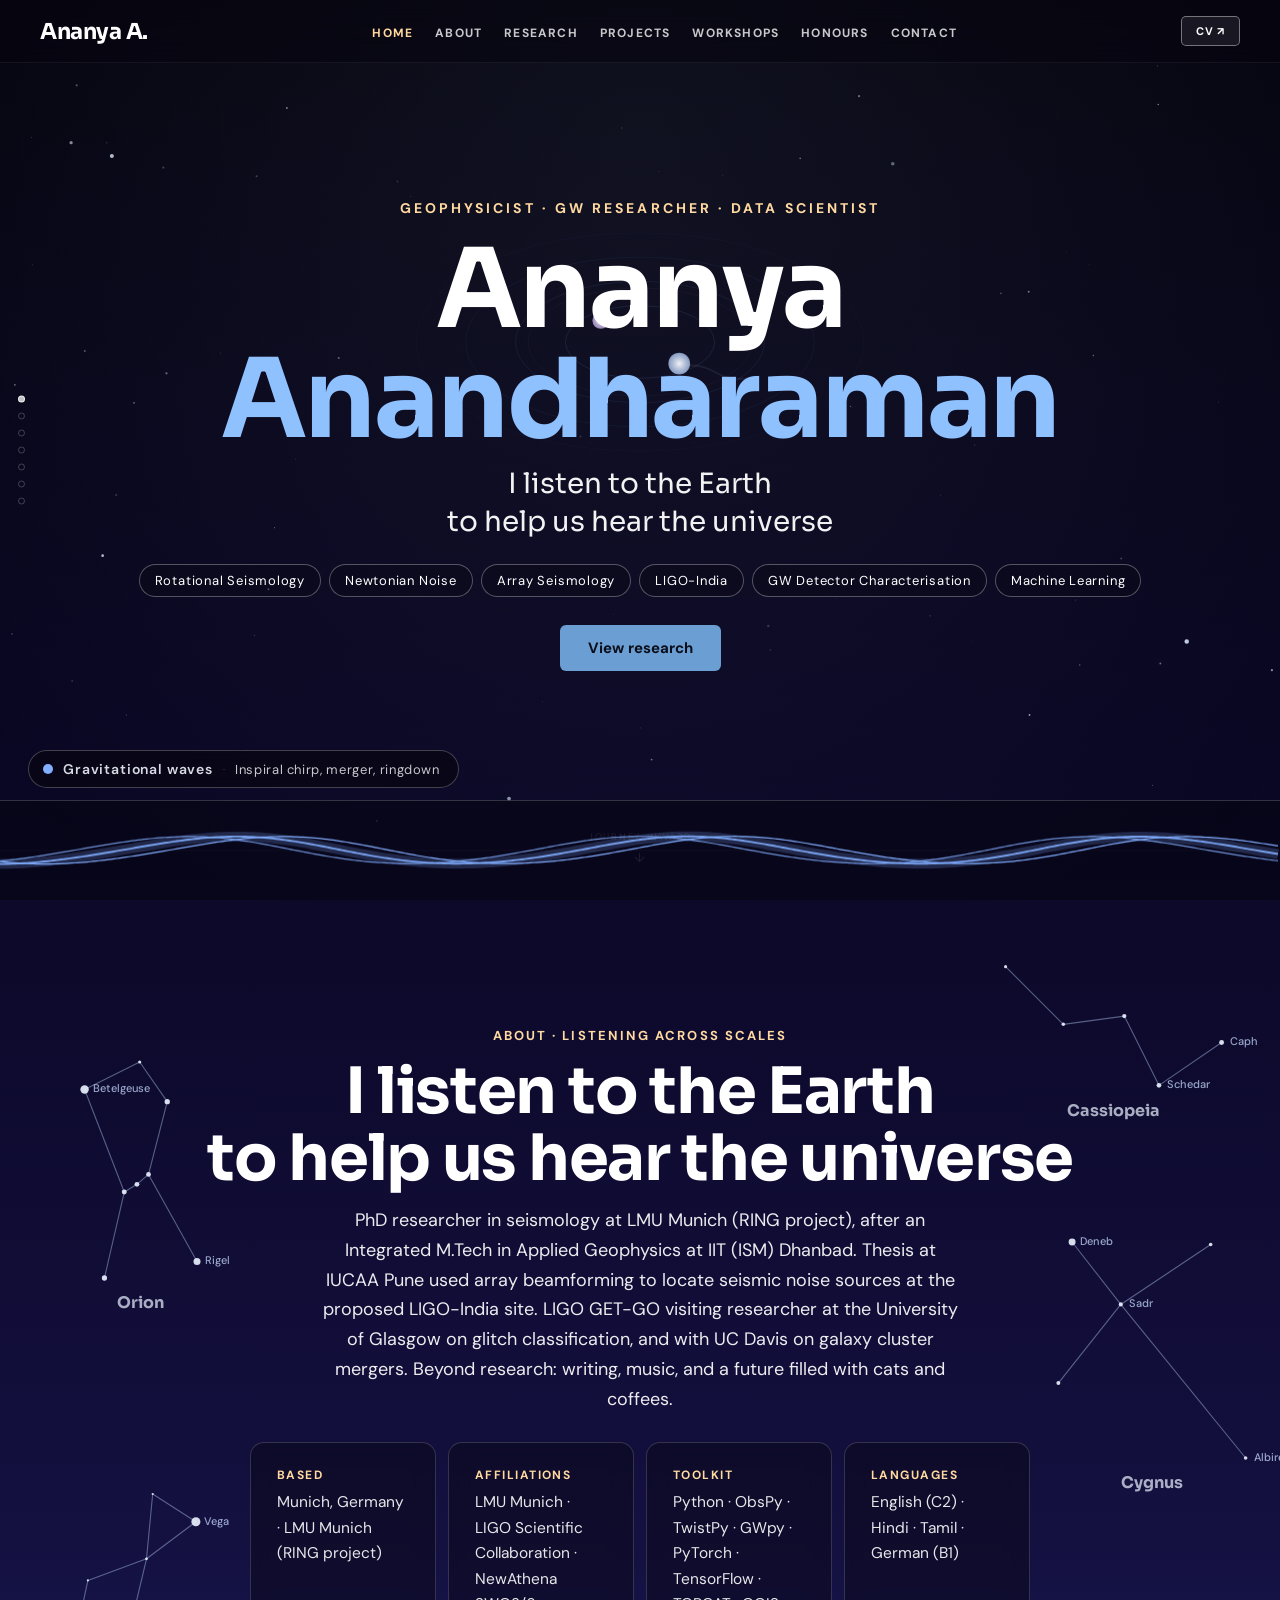
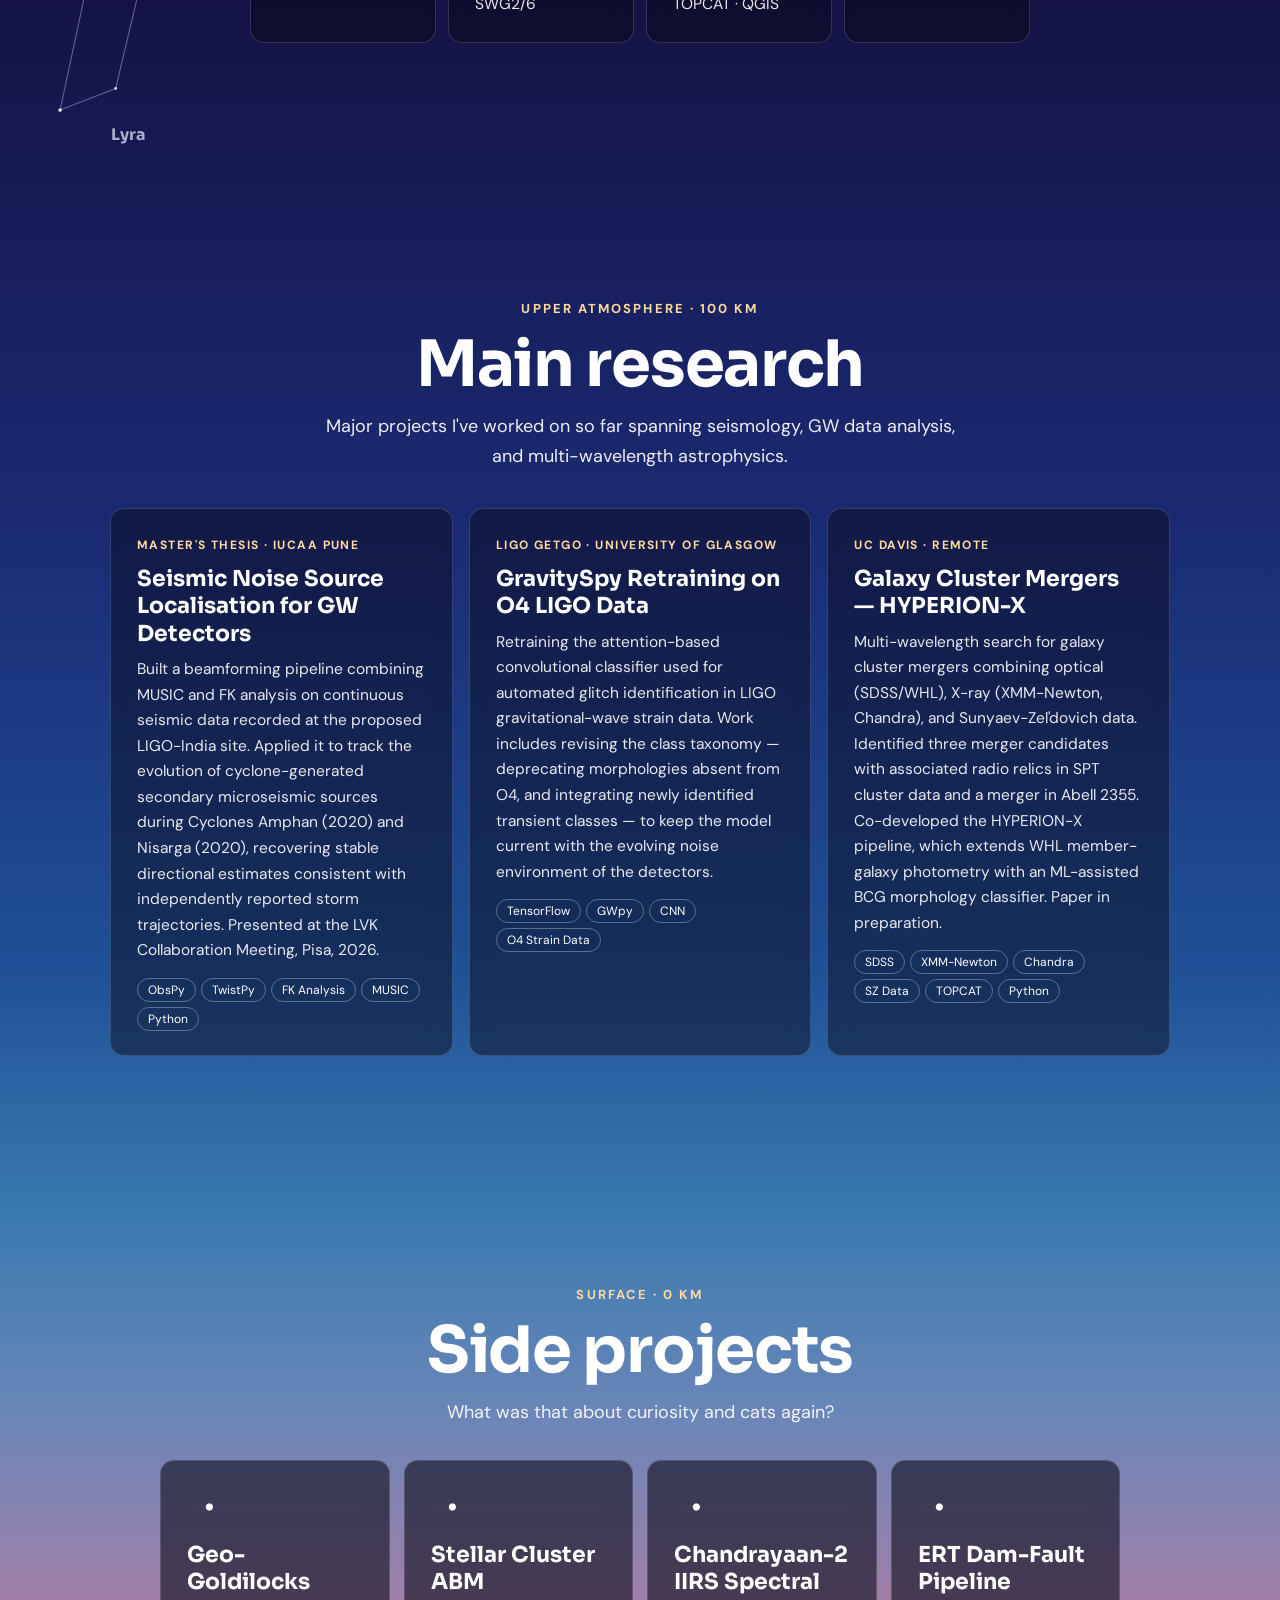
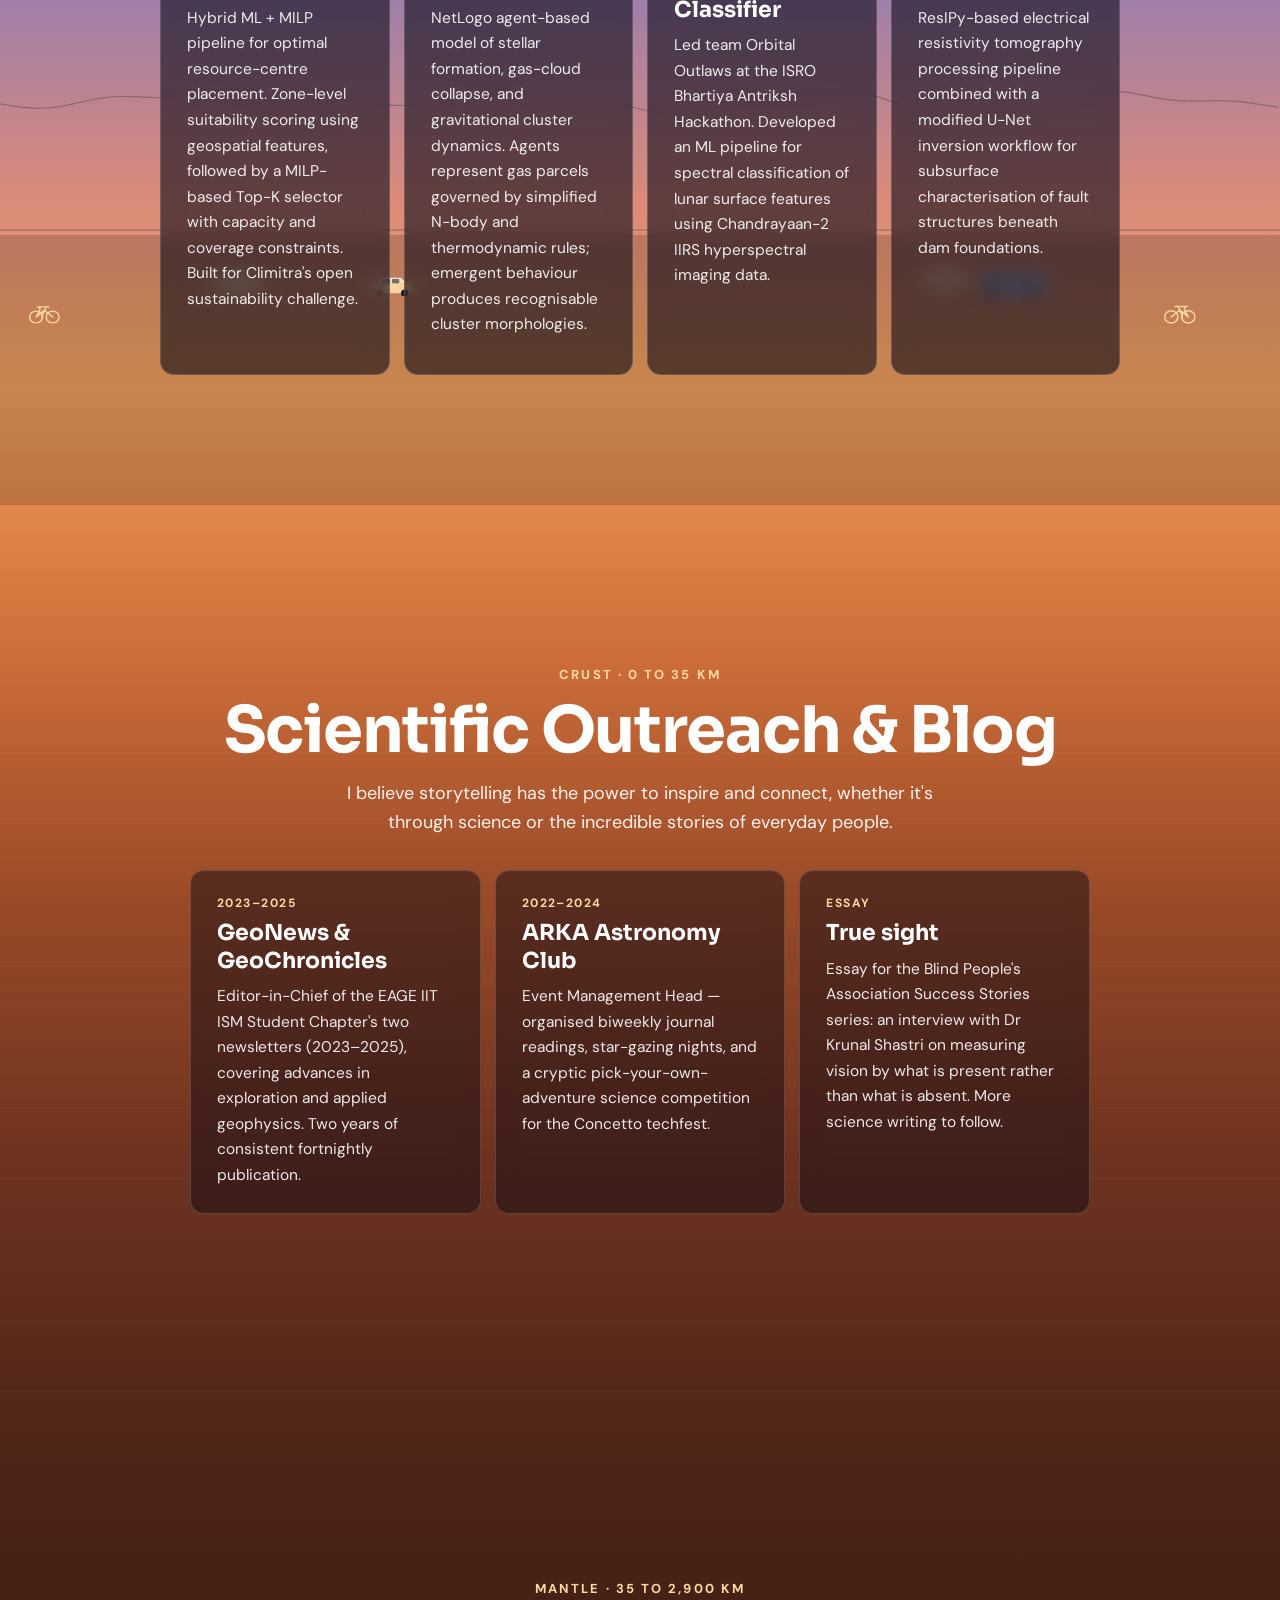
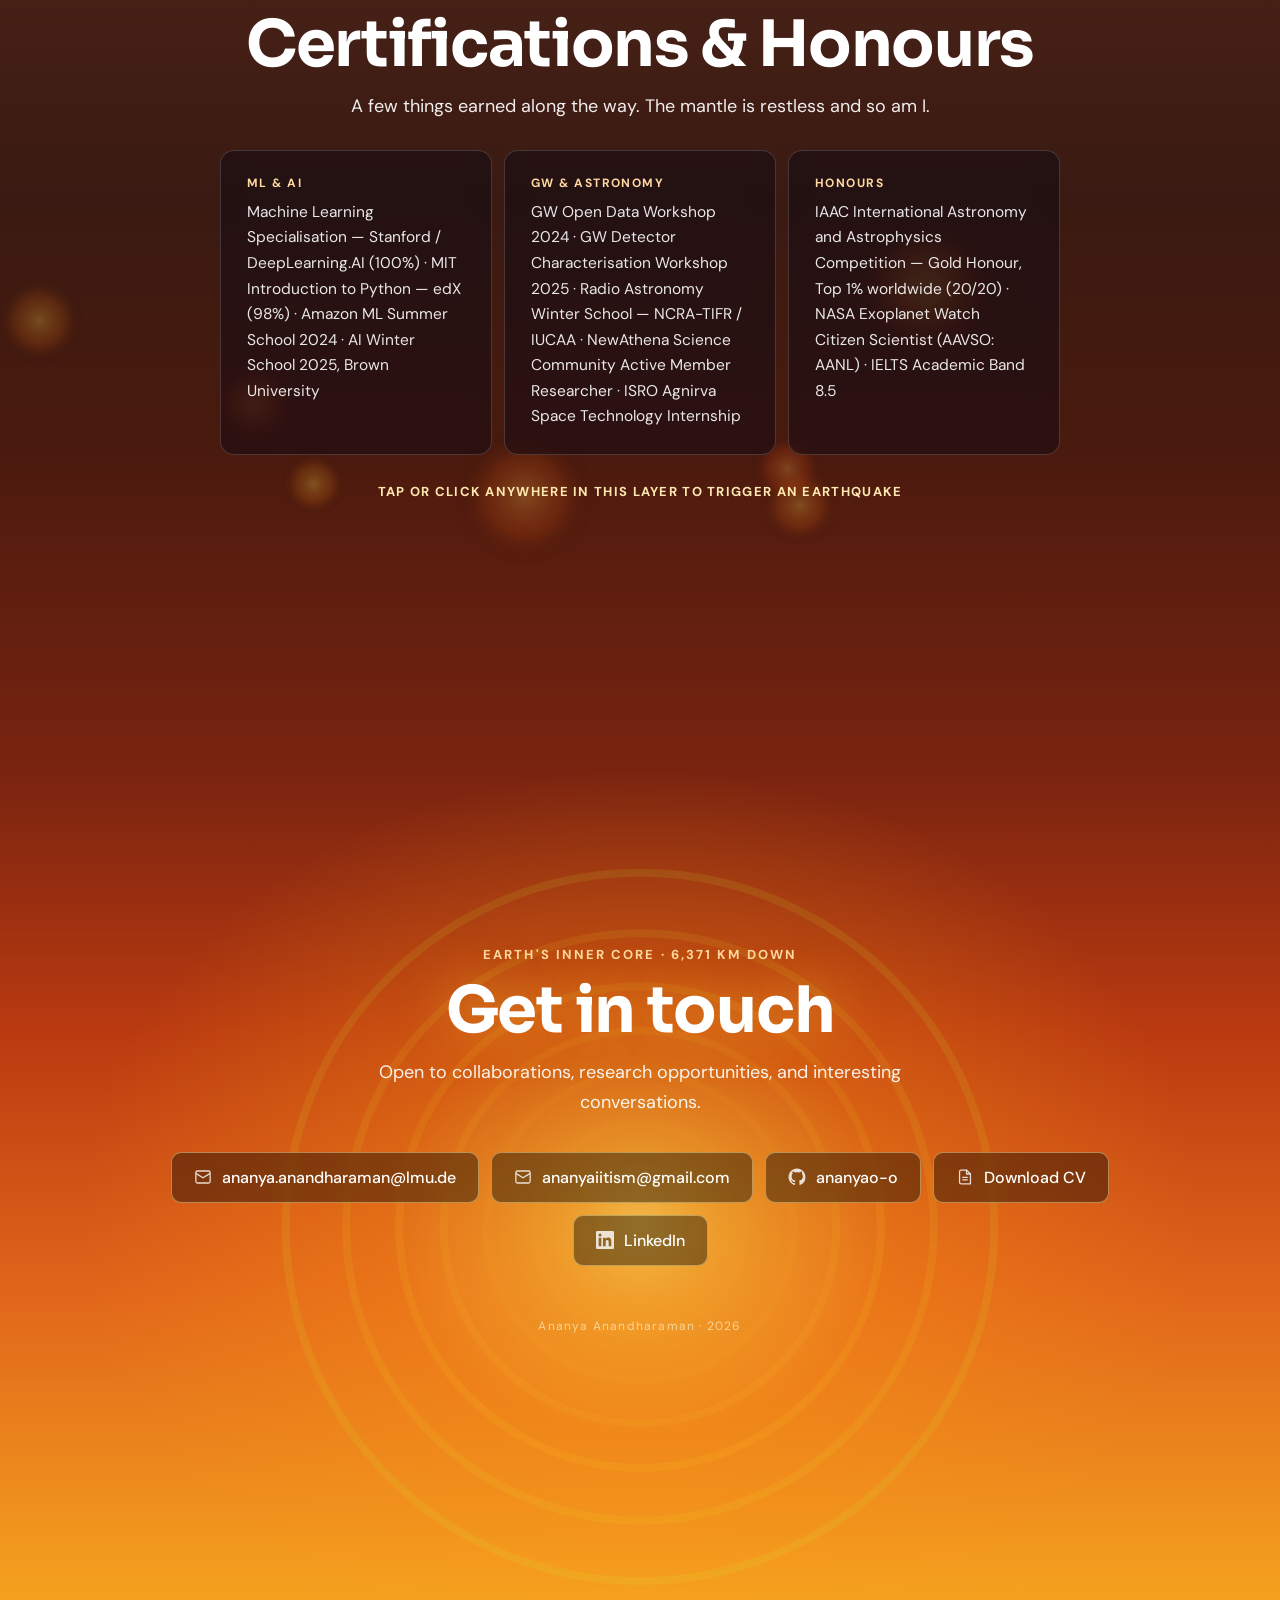
<file: index.html>
<!DOCTYPE html>
<html lang="en">
<head>
  <meta charset="UTF-8">
  <meta name="viewport" content="width=device-width, initial-scale=1.0">
  <title>Ananya Anandharaman</title>
  <meta name="description" content="Ananya Anandharaman: PhD researcher in seismology at LMU Munich. Seismic noise at gravitational-wave detector sites, LIGO data and machine learning.">
  <link rel="icon" type="image/svg+xml" href="assets/favicon.svg">
  <link rel="preconnect" href="https://fonts.googleapis.com">
  <link href="https://fonts.googleapis.com/css2?family=Fraunces:opsz,wght@9..144,600;9..144,700&family=Sora:wght@600;700&family=DM+Sans:wght@400;500;700&display=swap" rel="stylesheet">
  <link rel="stylesheet" href="css/base.css">
  <link rel="stylesheet" href="css/sections.css">
  <link rel="stylesheet" href="css/components.css">
  <link rel="stylesheet" href="css/theme.css">
</head>
<body>
  <nav id="main-nav">
    <a href="index.html" class="nav-logo">Ananya A.</a>
    <ul class="nav-links">
      <li><a href="#space">Home</a></li>
      <li><a href="#cosmos">About</a></li>
      <li><a href="#research">Research</a></li>
      <li><a href="#surface">Projects</a></li>
      <li><a href="#crust">Workshops</a></li>
      <li><a href="#mantle">Honours</a></li>
      <li><a href="#core">Contact</a></li>
      <li><a href="media.html">Media</a></li>
    </ul>
    <button class="nav-cv-btn" id="cv-btn">CV ↗</button>
  </nav>
  <div id="depth-bar">
    <div class="depth-dot" data-section="space"    data-label="Deep Space"></div>
    <div class="depth-dot" data-section="cosmos"   data-label="Cosmos"></div>
    <div class="depth-dot" data-section="research" data-label="Research"></div>
    <div class="depth-dot" data-section="surface"  data-label="Surface"></div>
    <div class="depth-dot" data-section="crust"    data-label="Crust"></div>
    <div class="depth-dot" data-section="mantle"   data-label="Mantle"></div>
    <div class="depth-dot" data-section="core"     data-label="Core"></div>
  </div>
  <canvas id="wave-canvas"></canvas>
  <div id="wave-ann" role="status" aria-live="polite">
    <div class="wave-ann-bar"></div>
    <span class="wave-ann-name"></span>
    <span class="wave-ann-sep">·</span>
    <span class="wave-ann-desc"></span>
  </div>
  <div id="wave-label"><span id="wave-type-text">Gravitational Waves</span></div>
  <!-- §1 DEEP SPACE -->
  <section id="space" data-wave="gw">
    <canvas id="starfield-canvas"></canvas>
    <canvas id="cbc-canvas"></canvas>
    <div class="section-content space-content fade-in" id="hero-content"></div>
    <div class="scroll-cue">Journey inward</div>
  </section>
  <!-- §2 COSMOS / ABOUT -->
  <section id="cosmos" data-wave="radio">
    <canvas id="constellation-canvas"></canvas>
    <div class="section-content fade-in" id="about-content"></div>
  </section>
  <!-- §3 RESEARCH -->
  <section id="research" data-wave="infra">
    <div class="section-content fade-in">
      <div class="section-eyebrow">Upper atmosphere · 100 km</div>
      <h2 class="section-title">Main research</h2>
      <p class="section-body">Major projects I've worked on so far spanning seismology, GW data analysis, and multi-wavelength astrophysics.</p>
      <div class="cards-grid" id="research-cards"></div>
    </div>
  </section>
  <!-- §4 SURFACE / SIDE PROJECTS -->
  <section id="surface" data-wave="seismic-noisy">
    <canvas id="surface-canvas"></canvas>
    <div class="section-content surface-content fade-in">
      <div class="section-eyebrow">Surface · 0 km</div>
      <h2 class="section-title surface-title">Side projects</h2>
      <p class="section-body surface-body">What was that about curiosity and cats again? </p>
      <div class="side-projects-grid" id="side-projects-cards"></div>
    </div>
  </section>
  <!-- §5 CRUST / WORKSHOPS -->
  <section id="crust" data-wave="seismic">
    <div class="section-content crust-content fade-in">
      <div class="section-eyebrow crust-label">Crust · 0 to 35 km</div>
      <h2 class="section-title crust-title">Scientific Outreach &amp; Blog</h2>
      <p class="section-body crust-body">I believe storytelling has the power to inspire and connect, whether it's through science or the incredible stories of everyday people.</p>
      <div class="workshops-grid" id="workshops-cards"></div>
    </div>
  </section>
  <!-- §6 MANTLE / HONOURS -->
  <section id="mantle" data-wave="seismic-deep">
    <canvas id="mantle-canvas"></canvas>
    <div class="section-content mantle-content fade-in">
      <div class="section-eyebrow mantle-label">Mantle · 35 to 2,900 km</div>
      <h2 class="section-title mantle-title">Certifications &amp; Honours</h2>
      <p class="section-body mantle-body">A few things earned along the way. The mantle is restless and so am I.</p>
      <div class="cert-grid" id="cert-cards"></div>
      <p class="interaction-hint">Tap or click anywhere in this layer to trigger an earthquake</p>
    </div>
  </section>
  <!-- §7 CORE / CONTACT -->
  <section id="core" data-wave="modes">
    <canvas id="core-canvas"></canvas>
    <div class="section-content core-content fade-in">
      <div class="section-eyebrow core-label">Earth's Inner Core · 6,371 km down</div>
      <h2 class="section-title core-title">Get in touch</h2>
      <p class="section-body core-body">Open to collaborations, research opportunities, and interesting conversations.</p>
      <div class="contact-links" id="contact-links"></div>
      <p class="core-footer">Ananya Anandharaman · 2026 </p>
    </div>
  </section>
  <!-- Scripts — config must be first -->
  <script src="js/config.js"></script>
  <script src="js/starfield.js"></script>
  <script src="js/cbc.js"></script>
  <script src="js/constellations.js"></script>
  <script src="js/surface.js"></script>
  <script src="js/mantle.js"></script>
  <script src="js/core.js"></script>
  <script src="js/waves.js"></script>
  <script src="js/earthquake.js"></script>
  <script src="js/nav.js"></script>
  <script src="js/main.js"></script>
</body>
</html>
</file>
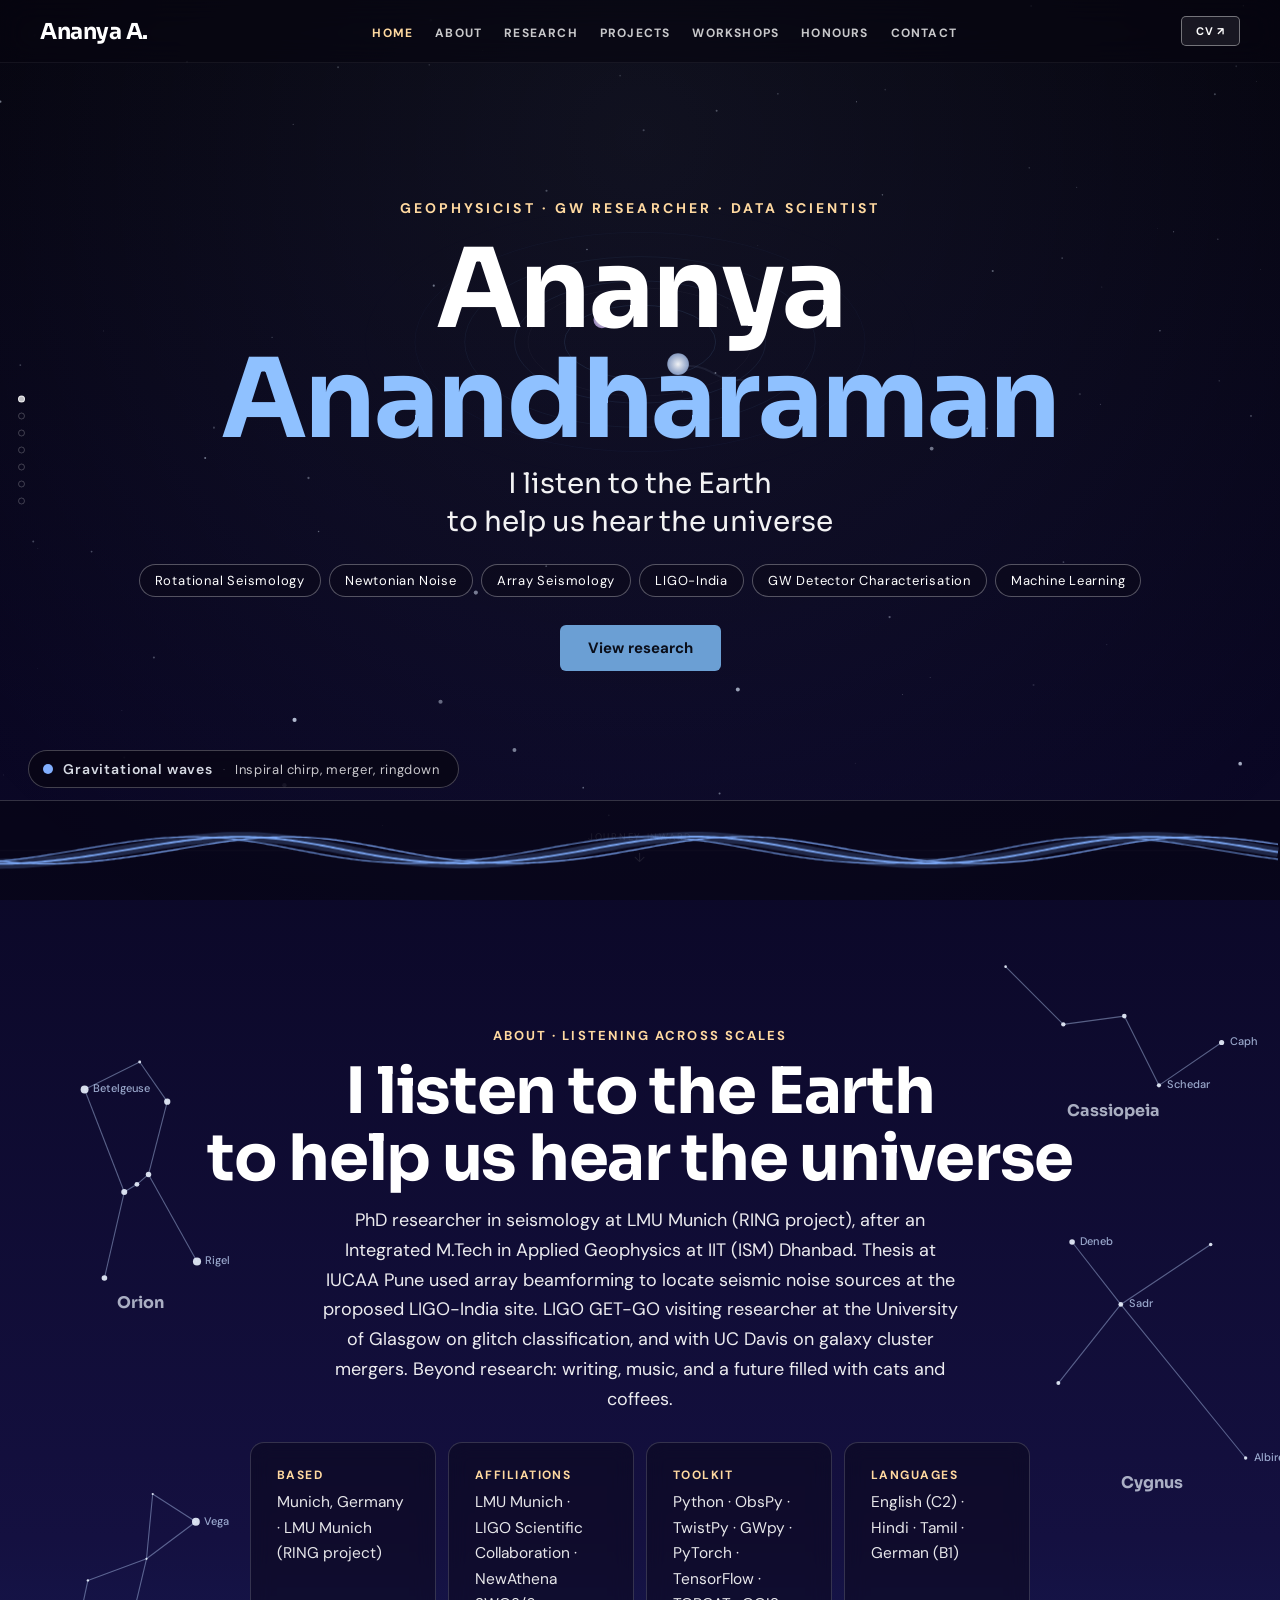
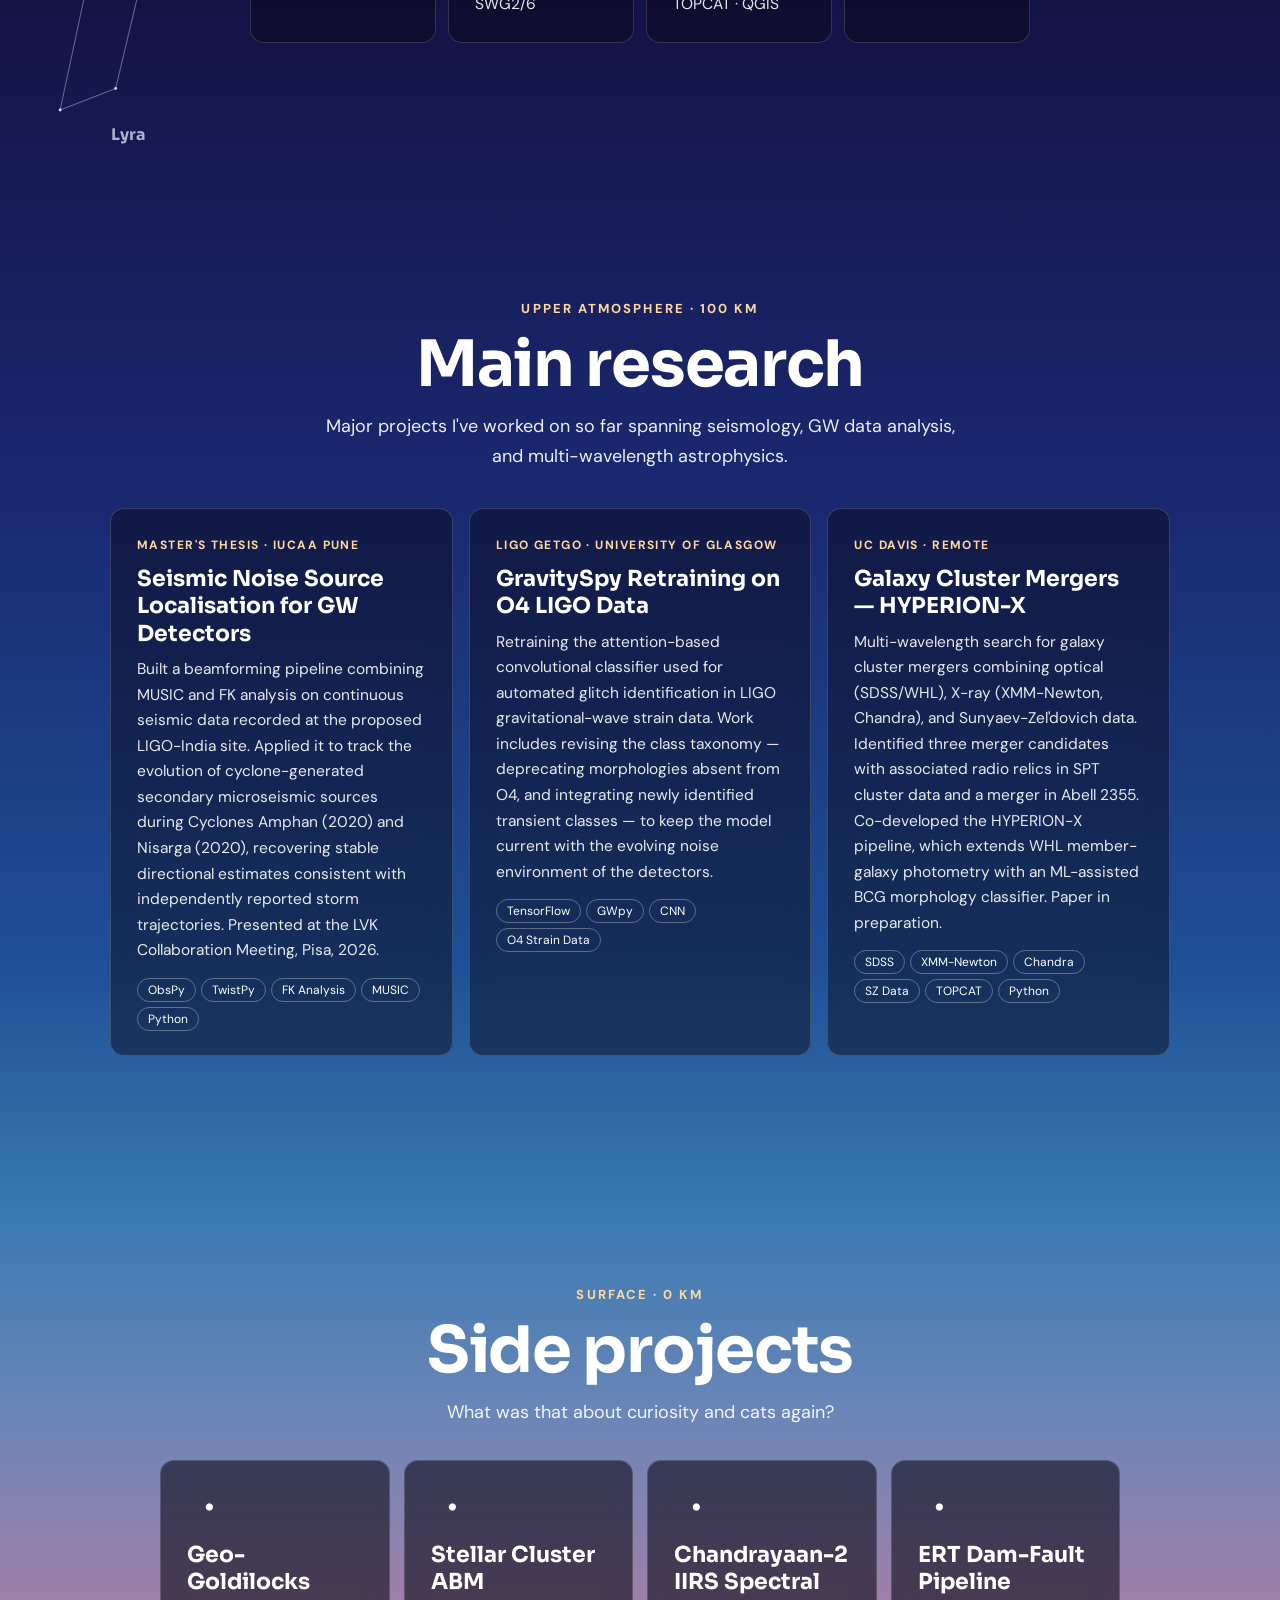
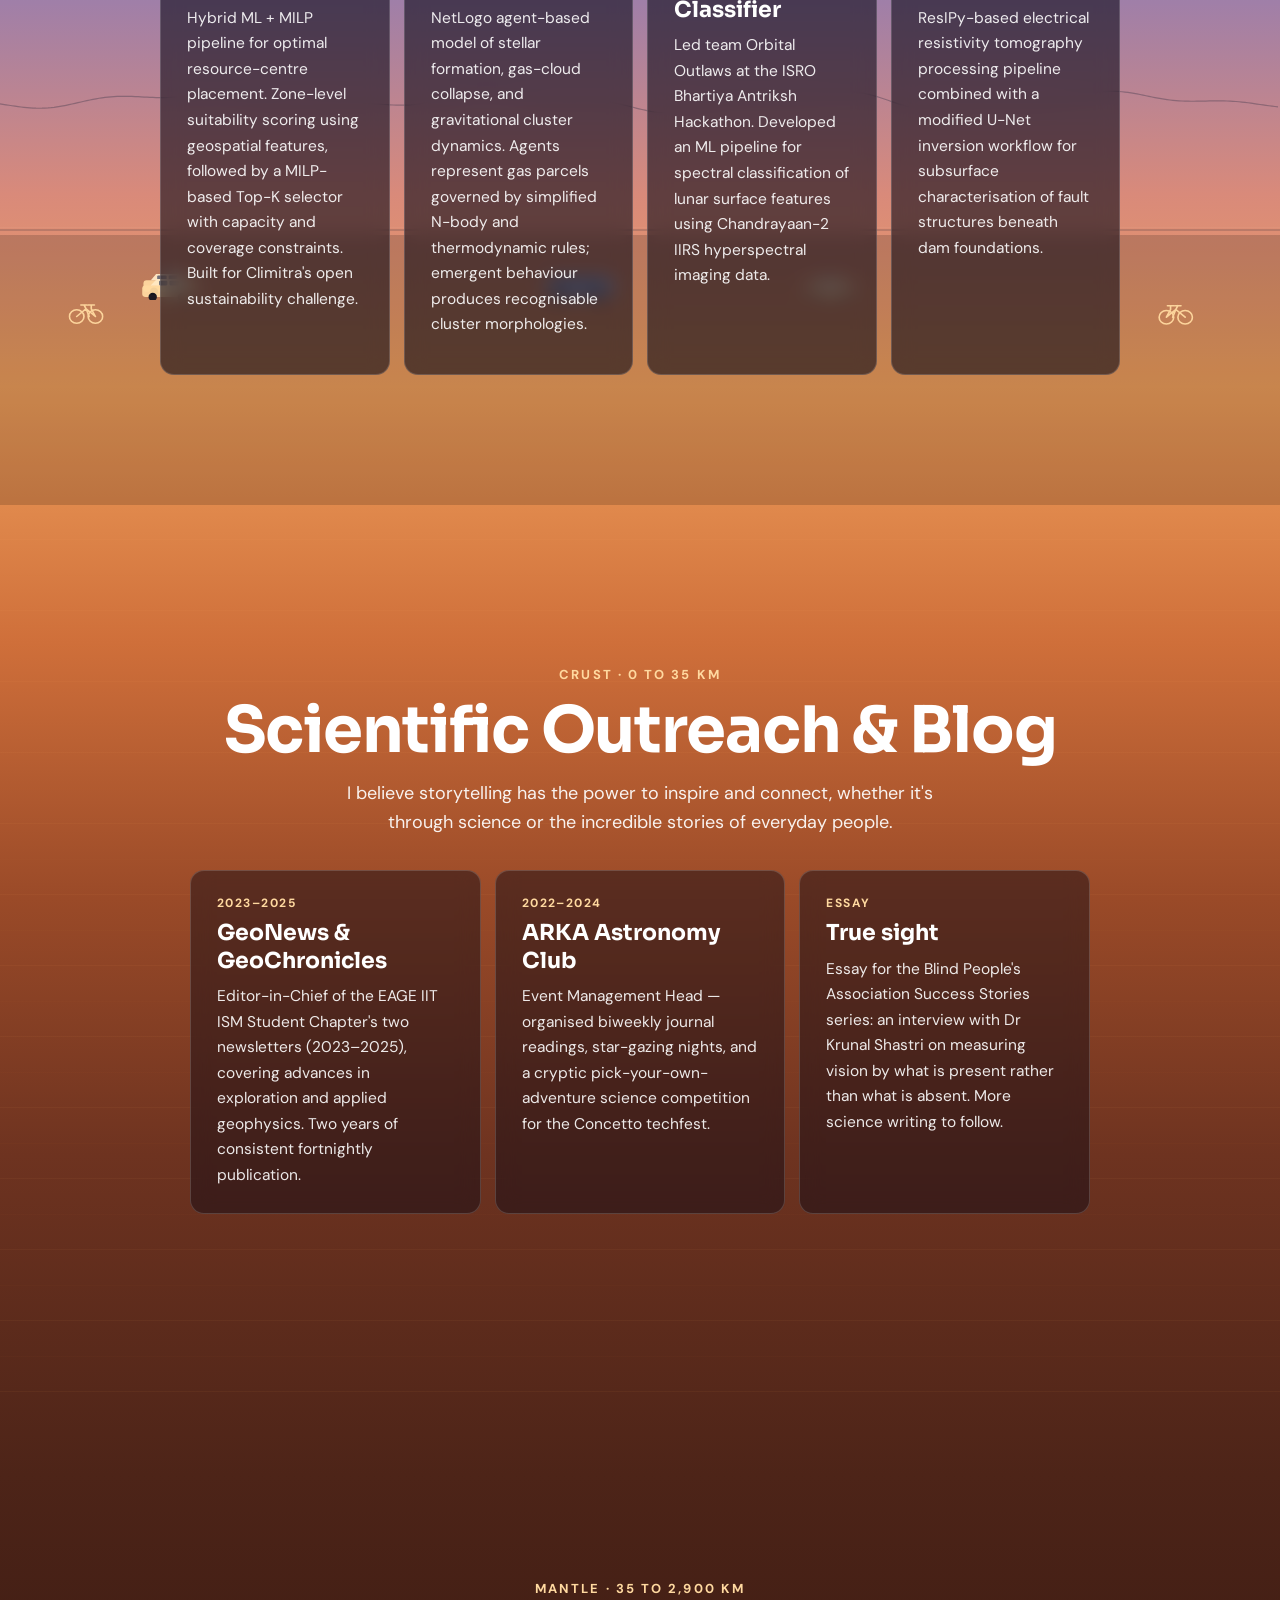
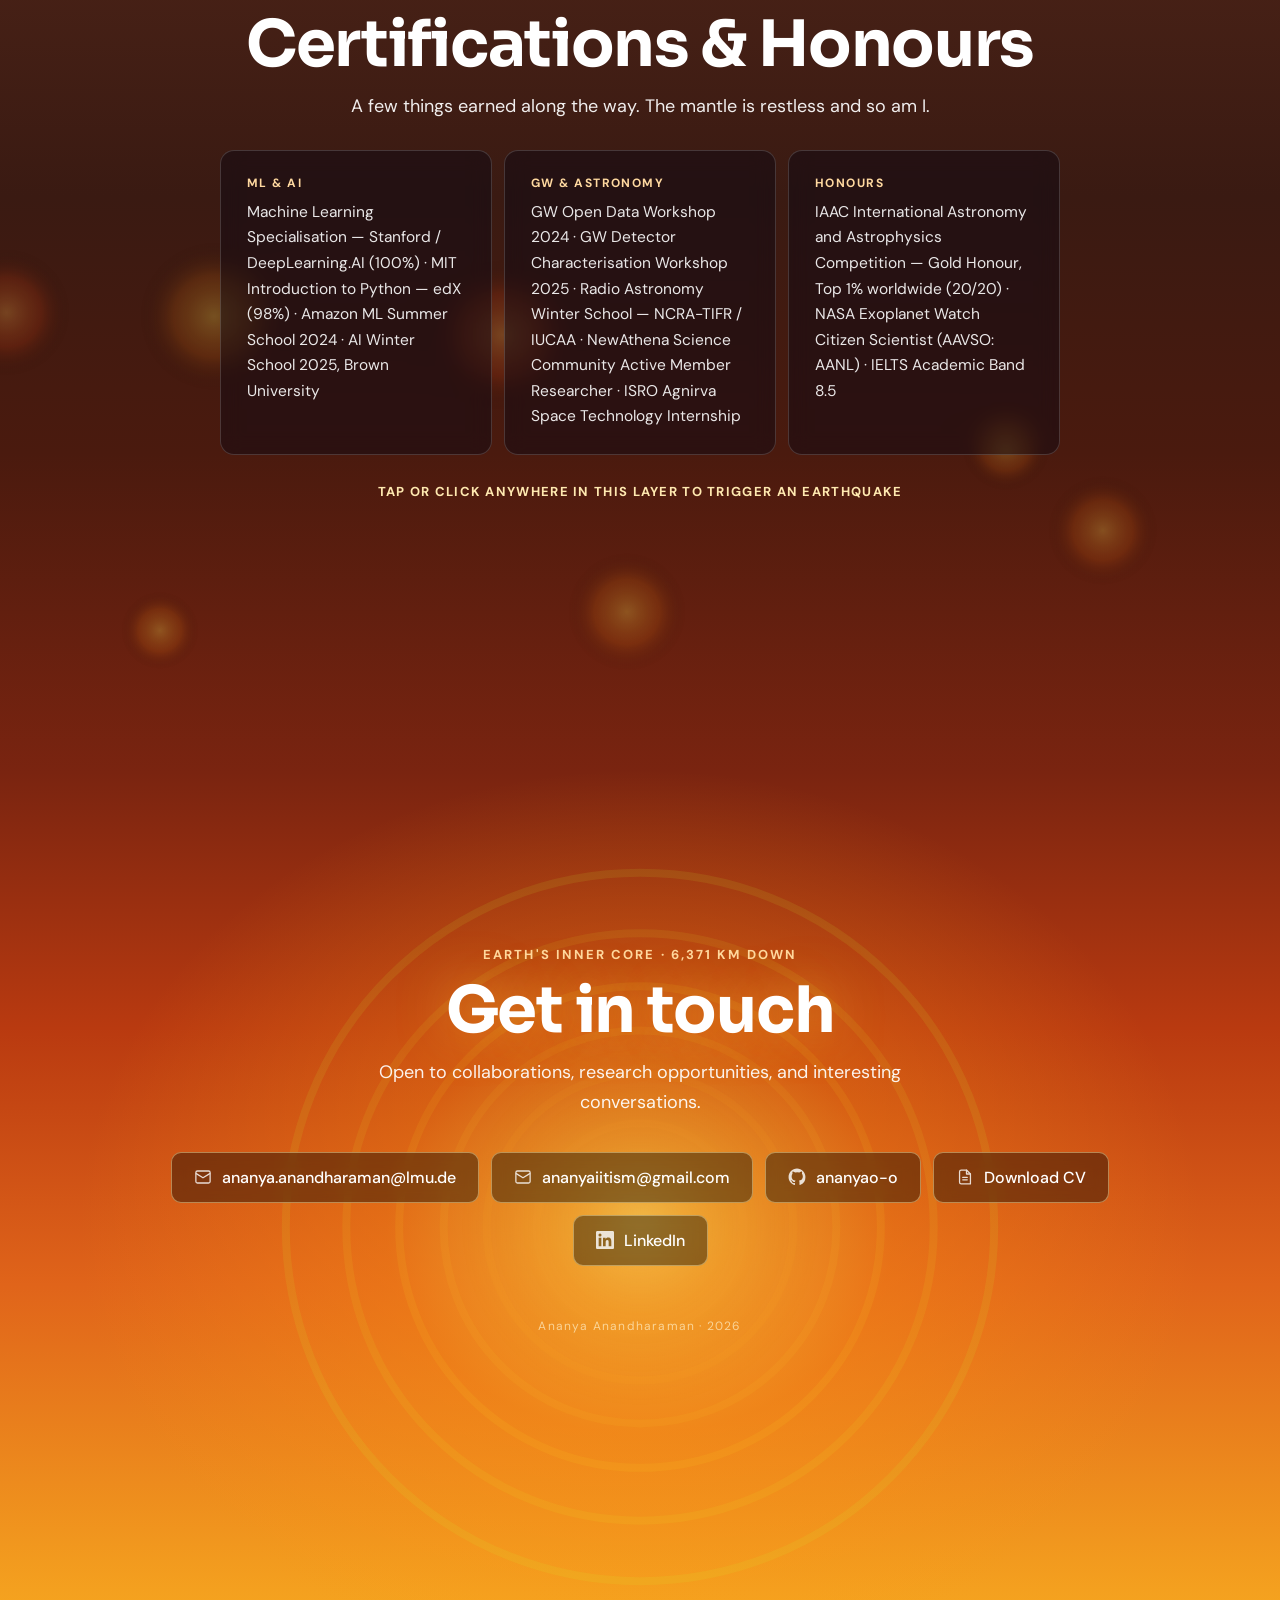
<file: media.html>
<!DOCTYPE html>
<html lang="en">
<head>
  <meta charset="UTF-8">
  <meta name="viewport" content="width=device-width, initial-scale=1.0">
  <title>Media — Ananya Anandharaman</title>
  <link rel="preconnect" href="https://fonts.googleapis.com">
  <link href="https://fonts.googleapis.com/css2?family=Fraunces:opsz,wght@9..144,600;9..144,700&family=Sora:wght@600;700&family=DM+Sans:wght@400;500;700&display=swap" rel="stylesheet">
  <link rel="stylesheet" href="css/base.css">
  <link rel="stylesheet" href="css/components.css">
  <link rel="stylesheet" href="css/theme.css">
  <style>
    body { background: #060912; }
    #media-stars { position: fixed; inset: 0; z-index: 0; pointer-events: none; }

    .media-hero {
      position: relative;
      z-index: 5;
      text-align: center;
      padding: 130px 40px 60px;
    }
    .media-hero .section-eyebrow { color: #C4A882; margin-bottom: 12px; }
    .media-hero h1 {
      font-family: var(--font-display);
      font-size: clamp(32px, 4vw, 56px);
      font-weight: 700;
      color: #E8EDF5;
      margin-bottom: 12px;
    }
    .media-hero p { color: rgba(232,237,245,0.55); font-size: 14px; max-width: 500px; margin: 0 auto; }

    /* Gallery container */
    .gallery-section {
      position: relative;
      z-index: 5;
      max-width: 1100px;
      margin: 0 auto;
      padding: 0 40px 60px;
    }
    .gallery-section-header {
      display: flex;
      align-items: center;
      gap: 14px;
      margin-bottom: 24px;
      padding-top: 48px;
      border-top: 0.5px solid rgba(107,159,212,0.12);
    }
    .gallery-section-header:first-child { border-top: none; }
    .gallery-cat-icon { font-size: 20px; }
    .gallery-cat-title {
      font-family: var(--font-display);
      font-size: 18px;
      font-weight: 600;
      color: #E8EDF5;
    }
    .gallery-cat-count {
      font-size: 11px;
      color: rgba(232,237,245,0.35);
      letter-spacing: 0.08em;
    }

    /* Grid */
    .gallery-grid {
      display: grid;
      grid-template-columns: repeat(auto-fill, minmax(240px, 1fr));
      gap: 14px;
    }

    /* Image card */
    .media-card {
      position: relative;
      border-radius: 10px;
      overflow: hidden;
      aspect-ratio: 4/3;
      cursor: pointer;
      background: #1a2035;
      border: 0.5px solid rgba(107,159,212,0.15);
      transition: border-color 0.25s, transform 0.25s;
    }
    .media-card:hover {
      border-color: rgba(107,159,212,0.45);
      transform: translateY(-3px);
    }
    .media-card img {
      width: 100%;
      height: 100%;
      object-fit: cover;
      display: block;
      transition: opacity 0.3s;
    }
    .media-card-caption {
      position: absolute;
      bottom: 0; left: 0; right: 0;
      padding: 12px;
      background: linear-gradient(to top, rgba(6,9,18,0.85) 0%, transparent 100%);
      font-size: 11.5px;
      color: rgba(232,237,245,0.85);
      opacity: 0;
      transition: opacity 0.25s;
    }
    .media-card:hover .media-card-caption { opacity: 1; }

    /* Placeholder card (no image yet) */
    .media-placeholder {
      display: flex;
      flex-direction: column;
      align-items: center;
      justify-content: center;
      gap: 10px;
      border: 1.5px dashed rgba(107,159,212,0.2);
      background: rgba(107,159,212,0.03);
      cursor: default;
    }
    .media-placeholder:hover { transform: none; border-color: rgba(107,159,212,0.3); }
    .placeholder-icon { font-size: 24px; opacity: 0.4; }
    .placeholder-label {
      font-size: 10px;
      letter-spacing: 0.08em;
      text-transform: uppercase;
      color: rgba(232,237,245,0.3);
      text-align: center;
      padding: 0 12px;
      line-height: 1.5;
    }
    .placeholder-file {
      font-size: 9px;
      color: rgba(107,159,212,0.4);
      font-family: monospace;
      text-align: center;
      padding: 0 10px;
    }

    /* Lightbox */
    #lightbox {
      position: fixed;
      inset: 0;
      z-index: 300;
      background: rgba(0,0,0,0.92);
      display: none;
      align-items: center;
      justify-content: center;
      flex-direction: column;
      gap: 16px;
      cursor: pointer;
    }
    #lightbox.open { display: flex; }
    #lightbox img {
      max-width: 90vw;
      max-height: 80vh;
      border-radius: 8px;
      object-fit: contain;
    }
    #lightbox-caption {
      font-size: 13px;
      color: rgba(232,237,245,0.65);
      text-align: center;
    }
    #lightbox-close {
      position: absolute;
      top: 20px;
      right: 24px;
      font-size: 26px;
      color: rgba(232,237,245,0.5);
      cursor: pointer;
      line-height: 1;
    }

    /* Back link */
    .back-link {
      display: inline-flex;
      align-items: center;
      gap: 8px;
      font-size: 12px;
      color: rgba(107,159,212,0.7);
      text-decoration: none;
      letter-spacing: 0.06em;
      margin-top: 48px;
      padding-bottom: 60px;
    }
    .back-link:hover { color: #6B9FD4; }

    /* Empty state */
    .gallery-empty {
      grid-column: 1 / -1;
      padding: 30px;
      text-align: center;
      font-size: 12px;
      color: rgba(232,237,245,0.3);
      border: 1px dashed rgba(255,255,255,0.07);
      border-radius: 10px;
    }
  </style>
</head>
<body>
  <!-- Shared nav -->
  <nav id="main-nav">
    <a href="index.html" class="nav-logo">Ananya A.</a>
    <ul class="nav-links">
      <li><a href="index.html#space">Home</a></li>
      <li><a href="index.html#research">Research</a></li>
      <li><a href="index.html#surface">Projects</a></li>
      <li><a href="index.html#core">Contact</a></li>
      <li><a href="media.html" class="active">Media</a></li>
    </ul>
    <button class="nav-cv-btn" id="cv-btn">CV ↗</button>
  </nav>

  <canvas id="media-stars"></canvas>

  <!-- Hero -->
  <div class="media-hero">
    <div class="section-eyebrow">Visual archive</div>
    <h1>Media</h1>
    <p>Field work, conferences, outreach — and everything in between.</p>
  </div>

  <!-- Gallery — rendered by main.js / media section of config -->
  <div id="gallery-root"></div>

  <div style="position:relative;z-index:5;text-align:center;">
    <a href="index.html" class="back-link">← Back to main site</a>
  </div>

  <!-- Lightbox -->
  <div id="lightbox">
    <span id="lightbox-close">✕</span>
    <img id="lightbox-img" src="" alt="">
    <div id="lightbox-caption"></div>
  </div>

  <script src="js/config.js"></script>
  <script src="js/nav.js"></script>
  <script>
    // Minimal star canvas for media page background
    if (window.SITE_CONFIG && !SITE_CONFIG.showMedia) location.replace('index.html');
    (function() {
      const c = document.getElementById('media-stars');
      const ctx = c.getContext('2d');
      let stars = [];
      function init() {
        c.width = window.innerWidth;
        c.height = window.innerHeight;
        stars = Array.from({length: 200}, () => ({
          x: Math.random() * c.width, y: Math.random() * c.height,
          r: Math.random() * 1.2 + 0.2, a: Math.random() * 0.6 + 0.1,
          phase: Math.random() * Math.PI * 2
        }));
      }
      let t = 0;
      function draw() {
        ctx.clearRect(0, 0, c.width, c.height);
        t += 0.006;
        stars.forEach(s => {
          const alpha = s.a * (0.5 + 0.5 * Math.sin(t + s.phase));
          ctx.beginPath();
          ctx.arc(s.x, s.y, s.r, 0, Math.PI * 2);
          ctx.fillStyle = `rgba(200,220,255,${alpha})`;
          ctx.fill();
        });
        requestAnimationFrame(draw);
      }
      init();
      window.addEventListener('resize', init);
      requestAnimationFrame(draw);
    })();

    // CV button
    document.getElementById('cv-btn').addEventListener('click', () => {
      if (window.SITE_CONFIG && SITE_CONFIG.contact.cv) window.open(SITE_CONFIG.contact.cv);
    });

    // Render gallery from config
    document.addEventListener('DOMContentLoaded', () => {
      const root = document.getElementById('gallery-root');
      if (!window.SITE_CONFIG || !SITE_CONFIG.media) return;

      SITE_CONFIG.media.forEach(cat => {
        const sec = document.createElement('div');
        sec.className = 'gallery-section';

        const header = document.createElement('div');
        header.className = 'gallery-section-header';
        header.innerHTML = `
          <span class="gallery-cat-icon">${cat.icon}</span>
          <span class="gallery-cat-title">${cat.name}</span>
          <span class="gallery-cat-count">${cat.items.filter(i => i.file).length} / ${cat.items.length} images</span>
        `;
        sec.appendChild(header);

        const grid = document.createElement('div');
        grid.className = 'gallery-grid';

        if (cat.items.length === 0) {
          grid.innerHTML = `<div class="gallery-empty">No items yet — add entries to SITE_CONFIG.media in js/config.js</div>`;
        } else {
          cat.items.forEach(item => {
            const card = document.createElement('div');
            if (item.file) {
              card.className = 'media-card';
              card.innerHTML = `
                <img src="${item.file}" alt="${item.caption || ''}" loading="lazy"
                  onerror="this.parentElement.outerHTML=\`<div class='media-card media-placeholder'><span class='placeholder-icon'>🖼️</span><p class='placeholder-label'>${item.caption || 'Image'}</p><p class='placeholder-file'>${item.file}</p></div>\`">
                <div class="media-card-caption">${item.caption || ''}<br><span style="opacity:0.5;font-size:10px">${item.date || ''}</span></div>
              `;
              card.addEventListener('click', () => openLightbox(item.file, item.caption));
            } else {
              card.className = 'media-card media-placeholder';
              card.innerHTML = `
                <span class="placeholder-icon">📷</span>
                <p class="placeholder-label">${item.caption || 'Add image here'}</p>
                <p class="placeholder-file">${item.placeholder || 'Drop image in assets/media/'}</p>
              `;
            }
            grid.appendChild(card);
          });
        }
        sec.appendChild(grid);
        root.appendChild(sec);
      });
    });

    // Lightbox
    function openLightbox(src, caption) {
      const lb = document.getElementById('lightbox');
      document.getElementById('lightbox-img').src = src;
      document.getElementById('lightbox-caption').textContent = caption || '';
      lb.classList.add('open');
    }
    document.getElementById('lightbox').addEventListener('click', () => {
      document.getElementById('lightbox').classList.remove('open');
    });
    document.getElementById('lightbox-close').addEventListener('click', e => {
      e.stopPropagation();
      document.getElementById('lightbox').classList.remove('open');
    });
  </script>
</body>
</html>
</file>
<file: css/base.css>
/* ════════════════════════════════════════════
   BASE.CSS — reset, typography, nav, utilities
   ════════════════════════════════════════════ */

*, *::before, *::after { box-sizing: border-box; margin: 0; padding: 0; }

html { scroll-behavior: smooth; }

body {
  font-family: 'Inter', sans-serif;
  background: #000;
  color: #E8EDF5;
  overflow-x: hidden;
}

/* ── Typography helpers ── */
.section-eyebrow {
  font-size: 10px;
  letter-spacing: 0.2em;
  text-transform: uppercase;
  margin-bottom: 14px;
  opacity: 0.6;
  display: block;
}
.section-title {
  font-family: var(--font-display);
  font-size: clamp(26px, 3.5vw, 46px);
  font-weight: 700;
  line-height: 1.15;
  max-width: 800px;
  margin: 0 auto;
}
.section-body {
  font-size: 14.5px;
  color: rgba(232,237,245,0.58);
  max-width: 600px;
  margin: 14px auto 0;
  line-height: 1.8;
  text-align: center;
}

/* ── Nav ── */
nav#main-nav {
  position: fixed;
  top: 0; left: 0; right: 0;
  z-index: 100;
  display: flex;
  align-items: center;
  justify-content: space-between;
  padding: 14px 40px;
  background: rgba(4, 6, 18, 0.6);
  backdrop-filter: blur(14px);
  -webkit-backdrop-filter: blur(14px);
  border-bottom: 0.5px solid rgba(255,255,255,0.06);
  gap: 20px;
  transition: background 0.4s;
}
.nav-logo {
  font-family: var(--font-display);
  font-weight: 600;
  font-size: 16px;
  color: #6B9FD4;
  letter-spacing: 0.04em;
  text-decoration: none;
  flex-shrink: 0;
}
.nav-links {
  display: flex;
  gap: 22px;
  list-style: none;
  flex: 1;
  justify-content: center;
  flex-wrap: wrap;
}
.nav-links a {
  font-size: 10.5px;
  letter-spacing: 0.1em;
  text-transform: uppercase;
  color: rgba(232,237,245,0.4);
  text-decoration: none;
  transition: color 0.2s;
}
.nav-links a:hover,
.nav-links a.active { color: #6B9FD4; }
.nav-cv-btn {
  font-family: var(--font-display);
  font-size: 11px;
  font-weight: 600;
  padding: 7px 14px;
  border-radius: 5px;
  background: rgba(107,159,212,0.12);
  border: 0.5px solid rgba(107,159,212,0.35);
  color: #6B9FD4;
  cursor: pointer;
  letter-spacing: 0.06em;
  text-transform: uppercase;
  flex-shrink: 0;
  transition: background 0.2s;
}
.nav-cv-btn:hover { background: rgba(107,159,212,0.25); }

/* ── Depth bar ── */
#depth-bar {
  position: fixed;
  left: 18px;
  top: 50%;
  transform: translateY(-50%);
  display: flex;
  flex-direction: column;
  gap: 10px;
  z-index: 90;
}
.depth-dot {
  width: 7px;
  height: 7px;
  border-radius: 50%;
  border: 1px solid rgba(255,255,255,0.22);
  background: transparent;
  transition: background 0.3s, border-color 0.3s, transform 0.2s;
  cursor: pointer;
  position: relative;
}
.depth-dot::after {
  content: attr(data-label);
  position: absolute;
  left: 15px;
  top: 50%;
  transform: translateY(-50%);
  font-size: 9px;
  letter-spacing: 0.1em;
  text-transform: uppercase;
  color: rgba(255,255,255,0.45);
  white-space: nowrap;
  opacity: 0;
  transition: opacity 0.2s;
  pointer-events: none;
}
.depth-dot:hover::after { opacity: 1; }
.depth-dot:hover { transform: scale(1.5); }
.depth-dot.active {
  background: rgba(255,255,255,0.75);
  border-color: rgba(255,255,255,0.75);
}

/* ── Global wave canvas ── */
#wave-canvas {
  position: fixed;
  bottom: 0; left: 0;
  width: 100%;
  height: 100px;
  z-index: 50;
  pointer-events: none;
}
#wave-label {
  position: fixed;
  bottom: 12px;
  right: 20px;
  z-index: 55;
  pointer-events: none;
}
#wave-type-text {
  font-size: 9px;
  letter-spacing: 0.16em;
  text-transform: uppercase;
  color: rgba(255,255,255,0.2);
  font-family: var(--font-display);
}

/* ── Section layout ── */
section {
  position: relative;
  min-height: 100vh;
  overflow: hidden;
  display: flex;
  flex-direction: column;
  align-items: center;
  justify-content: center;
  padding: 100px 40px 130px;
}
.section-content {
  position: relative;
  z-index: 5;
  text-align: center;
  width: 100%;
  max-width: 1100px;
  padding: 0 20px;
}

/* ── Scroll cue ── */
.scroll-cue {
  position: absolute;
  bottom: 34px;
  left: 50%;
  transform: translateX(-50%);
  font-size: 9.5px;
  letter-spacing: 0.18em;
  text-transform: uppercase;
  color: rgba(232,237,245,0.22);
  display: flex;
  flex-direction: column;
  align-items: center;
  gap: 6px;
  animation: bounce 2.4s ease-in-out infinite;
}
.scroll-cue::after { content: '↓'; font-size: 13px; }
@keyframes bounce {
  0%, 100% { transform: translateX(-50%) translateY(0); }
  50% { transform: translateX(-50%) translateY(8px); }
}

/* ── Fade-in on scroll ── */
.fade-in {
  opacity: 0;
  transform: translateY(22px);
  transition: opacity 0.8s ease, transform 0.8s ease;
}
.fade-in.visible {
  opacity: 1;
  transform: translateY(0);
}

/* ── Earthquake animation ── */
@keyframes quake {
  0%   { transform: translate(0,0) rotate(0); }
  8%   { transform: translate(-10px,5px) rotate(-0.6deg); }
  18%  { transform: translate(10px,-7px) rotate(0.7deg); }
  28%  { transform: translate(-8px,8px) rotate(-0.5deg); }
  38%  { transform: translate(9px,-4px) rotate(0.4deg); }
  48%  { transform: translate(-5px,7px) rotate(-0.3deg); }
  58%  { transform: translate(7px,-5px) rotate(0.3deg); }
  68%  { transform: translate(-4px,4px) rotate(-0.2deg); }
  78%  { transform: translate(4px,-3px) rotate(0.2deg); }
  88%  { transform: translate(-2px,2px) rotate(-0.1deg); }
  100% { transform: translate(0,0) rotate(0); }
}
.quaking { animation: quake 1.4s ease-out; }

/* ── Interaction hint ── */
.interaction-hint {
  font-size: 10px;
  letter-spacing: 0.1em;
  text-transform: uppercase;
  color: rgba(255,200,100,0.45);
  margin-top: 28px;
}

/* ── Scrollbar ── */
::-webkit-scrollbar { width: 4px; }
::-webkit-scrollbar-track { background: transparent; }
::-webkit-scrollbar-thumb { background: rgba(107,159,212,0.2); border-radius: 2px; }

/* ── Responsive ── */
@media (max-width: 768px) {
  nav#main-nav { padding: 12px 20px; }
  .nav-links { display: none; }
  #depth-bar { display: none; }
  section { padding: 90px 24px 110px; }
}

/* ── Wave-type announcement bubble ──────────────────────────────
   Appears briefly when the waveform changes section.
   Shows wave type name + scientific description.             */
#wave-ann {
  position: fixed;
  bottom: 116px;
  left: 50%;
  transform: translateX(-50%);
  z-index: 60;
  pointer-events: none;
  display: flex;
  align-items: center;
  gap: 10px;
  padding: 9px 18px 9px 14px;
  background: rgba(8, 10, 24, 0.72);
  border: 0.5px solid rgba(255,255,255,0.13);
  border-radius: 28px;
  backdrop-filter: blur(16px);
  -webkit-backdrop-filter: blur(16px);
  opacity: 0;
  transition: opacity 0.38s ease, transform 0.38s ease;
  transform: translateX(-50%) translateY(6px);
  white-space: nowrap;
}
#wave-ann.visible {
  opacity: 1;
  transform: translateX(-50%) translateY(0);
}
.wave-ann-bar {
  width: 3px;
  height: 26px;
  border-radius: 2px;
  background: #6B9FD4;
  flex-shrink: 0;
  transition: background 0.3s;
}
.wave-ann-name {
  font-family: var(--font-display);
  font-size: 11.5px;
  font-weight: 600;
  letter-spacing: 0.06em;
  color: rgba(232,237,245,0.92);
}
.wave-ann-sep {
  font-size: 10px;
  color: rgba(232,237,245,0.28);
}
.wave-ann-desc {
  font-size: 10px;
  letter-spacing: 0.05em;
  color: rgba(232,237,245,0.48);
  font-style: italic;
}

@media (max-width: 600px) {
  #wave-ann { bottom: 108px; max-width: calc(100vw - 40px); }
  .wave-ann-desc { display: none; }
}
</file>
<file: css/sections.css>
/* SECTIONS.CSS — layout hooks only. Backgrounds are transparent: the continuous
   space-to-core gradient lives on <body> in theme.css, so there are no seams. */
section{background:transparent}
#starfield-canvas,#cbc-canvas,#constellation-canvas,#surface-canvas,#mantle-canvas,#core-canvas{position:absolute;inset:0;width:100%;height:100%}
#surface-canvas,#mantle-canvas,#core-canvas{pointer-events:none}
#crust::after{content:'';position:absolute;inset:0;pointer-events:none;z-index:1;background:repeating-linear-gradient(180deg,transparent 0 34px,rgba(255,170,90,.05) 34px 35px,transparent 35px 70px,rgba(200,110,40,.03) 70px 71px)}
#core::before{content:'';position:absolute;inset:0;pointer-events:none;background:radial-gradient(ellipse at 50% 58%,rgba(255,230,70,.6),rgba(255,150,20,.32) 28%,transparent 62%)}
.core-title{text-shadow:0 0 48px rgba(255,210,60,.5)}
.core-footer{margin-top:52px;font-size:12px;color:rgba(255,240,200,.7);letter-spacing:.1em}
</file>
<file: css/components.css>
/* ════════════════════════════════════════════
   COMPONENTS.CSS — buttons, cards, contact, hero
   ════════════════════════════════════════════ */

/* ── Hero ── */
.hero-eyebrow {
  font-size: 11px; letter-spacing: 0.22em; text-transform: uppercase;
  color: #C4A882; margin-bottom: 18px; display: block;
}
.hero-name {
  font-family: var(--font-display);
  font-size: clamp(40px, 6.5vw, 78px);
  font-weight: 700; line-height: 1.05; color: #E8EDF5; margin-bottom: 10px;
}
.hero-name span { color: #6B9FD4; }
.hero-subtitle { font-size: 13px; color: rgba(232,237,245,0.42); letter-spacing: 0.05em; margin-bottom: 22px; }
.hero-tags { display: flex; flex-wrap: wrap; gap: 8px; justify-content: center; margin-bottom: 28px; }
.htag {
  font-size: 10px; letter-spacing: 0.06em; padding: 5px 12px; border-radius: 20px;
  border: 0.5px solid rgba(107,159,212,0.32); color: rgba(107,159,212,0.82);
  background: rgba(107,159,212,0.07);
}
.hero-ctas { display: flex; gap: 12px; justify-content: center; }
.hero-note { margin-top: 14px; font-size: 10px; color: rgba(232,237,245,0.22); letter-spacing: 0.05em; }

/* ── Buttons ── */
.btn-primary {
  font-family: var(--font-display); font-size: 13px; font-weight: 600;
  padding: 11px 24px; border-radius: 6px; background: #6B9FD4; color: #0A0E1A;
  border: none; cursor: pointer; transition: opacity 0.2s; text-decoration: none; display: inline-block;
}
.btn-primary:hover { opacity: 0.88; }
.btn-ghost {
  font-family: var(--font-display); font-size: 13px; font-weight: 500;
  padding: 11px 24px; border-radius: 6px; background: transparent;
  color: rgba(232,237,245,0.7); border: 0.5px solid rgba(232,237,245,0.22);
  cursor: pointer; transition: border-color 0.2s, color 0.2s; text-decoration: none; display: inline-block;
}
.btn-ghost:hover { border-color: rgba(232,237,245,0.45); color: rgba(232,237,245,0.9); }

/* ── About grid ── */
.about-grid {
  display: grid; grid-template-columns: repeat(auto-fit, minmax(185px, 1fr));
  gap: 12px; max-width: 780px; margin: 28px auto 0;
}
.about-cell {
  background: rgba(107,159,212,0.07); border: 0.5px solid rgba(107,159,212,0.18);
  border-radius: 10px; padding: 16px; text-align: left;
}
.about-cell-label { font-size: 9.5px; letter-spacing: 0.12em; text-transform: uppercase; color: #6B9FD4; margin-bottom: 7px; display: block; }
.about-cell-value { font-size: 12px; color: rgba(232,237,245,0.72); line-height: 1.65; }

/* ── Research cards ── */
.cards-grid {
  display: grid; grid-template-columns: repeat(auto-fit, minmax(290px, 1fr));
  gap: 16px; max-width: 1060px; margin: 36px auto 0;
}
.rcard {
  background: rgba(20,30,60,0.65); border: 0.5px solid rgba(107,159,212,0.18);
  border-radius: 12px; padding: 24px; text-align: left;
  backdrop-filter: blur(8px); transition: border-color 0.3s, transform 0.3s;
}
.rcard:hover { border-color: rgba(107,159,212,0.45); transform: translateY(-4px); }
.rcard-badge {
  display: inline-block; font-size: 9.5px; letter-spacing: 0.1em;
  text-transform: uppercase; padding: 3px 9px; border-radius: 20px; margin-bottom: 13px;
}
.rcard-badge.warm { color: #C4A882; background: rgba(196,168,130,0.1); border: 0.5px solid rgba(196,168,130,0.3); }
.rcard-badge.blue { color: #6B9FD4; background: rgba(107,159,212,0.1); border: 0.5px solid rgba(107,159,212,0.3); }
.rcard h3 { font-family: var(--font-display); font-size: 15px; font-weight: 600; color: #E8EDF5; margin-bottom: 9px; line-height: 1.4; }
.rcard p  { font-size: 12px; color: rgba(232,237,245,0.55); line-height: 1.72; margin-bottom: 14px; }
.tool-chips { display: flex; flex-wrap: wrap; gap: 5px; }
.tool-chip {
  font-size: 9.5px; padding: 2px 8px; border-radius: 4px;
  background: rgba(107,159,212,0.08); color: rgba(107,159,212,0.72);
  border: 0.5px solid rgba(107,159,212,0.18);
}
.rcard-link { font-size: 11px; color: #6B9FD4; text-decoration: none; letter-spacing: 0.04em; opacity: 0.7; flex-shrink: 0; margin-left: 10px; }
.rcard-link:hover { opacity: 1; }

/* ── Side project cards (surface section — light bg) ── */
.side-projects-grid {
  display: grid; grid-template-columns: repeat(auto-fit, minmax(215px, 1fr));
  gap: 14px; max-width: 960px; margin: 32px auto 0;
}
.scard {
  background: rgba(255,248,235,0.88);
  border: 0.5px solid rgba(160,100,40,0.18);
  border-radius: 12px; padding: 22px; text-align: left;
  box-shadow: 0 4px 24px rgba(0,0,0,0.14);
  transition: transform 0.3s, box-shadow 0.3s;
}
.scard:hover { transform: translateY(-4px); box-shadow: 0 8px 32px rgba(0,0,0,0.2); }
.scard-icon { width: 44px; height: 44px; margin-bottom: 12px; display: flex; align-items: center; justify-content: center; font-size: 24px; }
.scard h3  { font-family: var(--font-display); font-size: 14px; font-weight: 600; color: #0d1f3a; margin-bottom: 7px; }
.scard p   { font-size: 12px; color: rgba(10,25,55,0.64); line-height: 1.67; margin-bottom: 12px; }
.scard-link { font-size: 11px; color: #2a5a8a; text-decoration: none; letter-spacing: 0.04em; }
.scard-link:hover { text-decoration: underline; }

/* ── Workshop / blog cards (crust section — dark warm bg) ── */
.workshops-grid {
  display: grid; grid-template-columns: repeat(auto-fit, minmax(240px, 1fr));
  gap: 14px; max-width: 900px; margin: 32px auto 0;
}
.wcard {
  background: rgba(200, 120, 55, 0.16);
  border: 0.5px solid rgba(230, 150, 80, 0.32);
  border-radius: 12px; padding: 22px; text-align: left;
  transition: border-color 0.25s, background 0.25s;
}
.wcard:hover { border-color: rgba(255,180,100,0.5); background: rgba(200,120,55,0.22); }
.wcard-year  { font-size: 9.5px; letter-spacing: 0.1em; text-transform: uppercase; color: rgba(255,185,105,0.72); margin-bottom: 8px; display: block; }
.wcard h3    { font-family: var(--font-display); font-size: 14px; font-weight: 600; color: #faebd5; margin-bottom: 8px; }
.wcard p     { font-size: 12px; color: rgba(248,218,178,0.76); line-height: 1.68; }

/* ── Certification cards (mantle section — hot bg) ── */
.cert-grid {
  display: grid; grid-template-columns: repeat(auto-fit, minmax(230px, 1fr));
  gap: 12px; max-width: 840px; margin: 28px auto 0;
}
.cert-card {
  background: rgba(0,0,0,0.30);
  border: 0.5px solid rgba(255,155,55,0.30);
  border-radius: 10px; padding: 18px; text-align: left;
  transition: border-color 0.25s;
}
.cert-card:hover { border-color: rgba(255,175,80,0.55); }
.cert-card-label { font-size: 9.5px; letter-spacing: 0.12em; text-transform: uppercase; color: rgba(255,175,85,0.88); margin-bottom: 9px; display: block; }
.cert-card p     { font-size: 12px; color: rgba(255,225,155,0.82); line-height: 1.72; }

/* ── Contact links (core section — golden bg) ── */
.contact-links { display: flex; flex-wrap: wrap; gap: 12px; justify-content: center; margin-top: 34px; }
.contact-link {
  display: flex; align-items: center; gap: 10px; padding: 12px 20px;
  border-radius: 10px; border: 0.5px solid rgba(255,215,85,0.28);
  background: rgba(0,0,0,0.40); color: rgba(255,238,175,0.88);
  font-size: 13px; text-decoration: none;
  transition: background 0.2s, border-color 0.2s;
  backdrop-filter: blur(8px);
}
.contact-link:hover { background: rgba(0,0,0,0.58); border-color: rgba(255,215,85,0.55); color: #ffe9a8; }
.contact-link svg { width: 18px; height: 18px; flex-shrink: 0; opacity: 0.82; }
</file>
<file: css/theme.css>
/* THEME.CSS — design tokens + visual layer. Loaded last.
   Fonts: change --font-display below (e.g. 'Sora', sans-serif) to restyle every heading. */
:root{--font-display:'Sora',system-ui,sans-serif;--font-body:'DM Sans',system-ui,sans-serif;--glass:rgba(10,8,22,.45);--glass-line:rgba(255,255,255,.16)}
html{background:#04030c}
body{font-family:var(--font-body);color:#fff;background:linear-gradient(180deg,#04030c 0%,#0a0724 12%,#141040 24%,#1a2a72 33%,#1f4f96 40%,#3a7ab0 44%,#6a86b8 47%,#a07fa8 50%,#d98a7a 53%,#ef9f5c 56%,#cf6f3a 60%,#9a4a28 64%,#6e3320 68%,#4d2418 73%,#3a1a12 78%,#4a1a0e 82%,#7a2410 87%,#b93a10 91%,#e0641a 95%,#f5a31f 100%)}

.section-title,.hero-name,.nav-logo{font-family:var(--font-display);font-weight:700;letter-spacing:-.02em}
.section-title{font-size:clamp(38px,5.4vw,64px);line-height:1.05;max-width:900px;color:#fff}
.section-eyebrow{font-size:13px;letter-spacing:.16em;font-weight:700;opacity:1;color:#ffd9a0}
.section-body{font-size:18px;line-height:1.65;color:rgba(255,255,255,.92);max-width:640px}
.hero-eyebrow{font-size:14px;font-weight:700;color:#ffd9a0}
.hero-name{font-size:clamp(52px,9vw,110px);line-height:1;color:#fff}
.hero-name span{color:#8fc1ff}
/*.hero-subtitle{font-size:16px;color:rgba(255,255,255,.78)}*/
.hero-subtitle{display: none;}
.hero-note{font-family:var(--font-display);font-size:clamp(20px,2.4vw,28px);line-height:1.35;color:rgba(255,255,255,.95);letter-spacing:0;margin:0 0 24px}
.htag{font-size:13px;padding:7px 15px;color:#fff;border-color:rgba(255,255,255,.3);background:rgba(10,8,22,.4)}
.btn-primary,.btn-ghost,.nav-cv-btn{font-family:var(--font-body);font-weight:700}
.btn-primary,.btn-ghost{font-size:15px;padding:13px 28px}

nav#main-nav{padding:16px 40px;background:rgba(6,4,16,.55)}
.nav-logo{font-size:22px;color:#fff}
.nav-links a{font-size:12px;font-weight:700;color:rgba(255,255,255,.78)}
.nav-links a:hover,.nav-links a.active{color:#ffd9a0}
.nav-cv-btn{color:#fff;border-color:rgba(255,255,255,.4);background:rgba(255,255,255,.08)}
.depth-dot::after{font-size:11px}
.nav-toggle{display:none;background:none;border:1px solid rgba(255,255,255,.35);color:#fff;border-radius:8px;padding:6px 12px;font:700 13px var(--font-body);cursor:pointer}

.rcard,.scard,.wcard,.cert-card,.about-cell{background:var(--glass);border:1px solid var(--glass-line);border-radius:14px;padding:24px 26px;color:#fff;backdrop-filter:blur(10px);-webkit-backdrop-filter:blur(10px);box-shadow:none}
.scard{background:rgba(10,8,22,.58)}
.rcard:hover,.scard:hover,.wcard:hover{border-color:rgba(255,255,255,.4);transform:translateY(-4px)}
.rcard h3,.scard h3,.wcard h3{font-family:var(--font-display);font-weight:700;font-size:22px;line-height:1.25;color:#fff;margin-bottom:10px}
.rcard p,.scard p,.wcard p,.cert-card p,.about-cell-value{font-size:15.5px;line-height:1.65;color:rgba(255,255,255,.9)}
.rcard-badge,.rcard-badge.warm,.rcard-badge.blue,.wcard-year,.about-cell-label,.cert-card-label{font-size:12px;letter-spacing:.12em;font-weight:700;color:#ffd9a0;background:none;border:none;padding:0;border-radius:0}
.rcard-badge{margin-bottom:12px}
.tool-chip{font-size:12px;padding:3px 10px;border-radius:20px;color:#fff;background:none;border:1px solid rgba(255,255,255,.3)}
.scard-icon{font-size:30px}
.scard-link,.rcard-link{color:#ffd9a0;font-size:13px}
.contact-link{font-size:16px;font-weight:500;padding:14px 22px;color:#fff;border-color:rgba(255,235,170,.45)}
.interaction-hint{font-size:13px;font-weight:700;color:#ffe9b0}

#wave-canvas{background:rgba(6,4,16,.55);border-top:1px solid rgba(255,255,255,.18)}
#wave-label{display:none}
#wave-ann,#wave-ann.visible{left:28px;bottom:112px;transform:none}
#wave-ann{padding:9px 18px 9px 14px;background:rgba(8,6,20,.78);border-color:rgba(255,255,255,.24)}
.wave-ann-bar{width:10px;height:10px;border-radius:50%;animation:annp 1.6s infinite}
.wave-ann-name{font-family:var(--font-body);font-size:14px}
.wave-ann-desc{font-size:13px;font-style:normal;color:rgba(255,255,255,.78)}
#wave-ann.flash{animation:annf .7s}
@keyframes annp{from{box-shadow:0 0 0 0 var(--c)}to{box-shadow:0 0 0 10px transparent}}
@keyframes annf{0%{transform:scale(1.12)}100%{transform:scale(1)}}

@media(max-width:768px){
  .nav-toggle{display:block;margin-left:auto}
  nav#main-nav.open .nav-links{display:flex;position:absolute;top:100%;left:0;right:0;flex-direction:column;gap:18px;padding:22px 24px;background:rgba(6,4,16,.96)}
  .nav-links a{font-size:15px}
  .hero-ctas{flex-wrap:wrap}
  #wave-ann,#wave-ann.visible{left:14px;bottom:106px}
  .wave-ann-desc,.wave-ann-sep{display:none}
  .rcard,.scard,.wcard{padding:20px}
}
</file>
